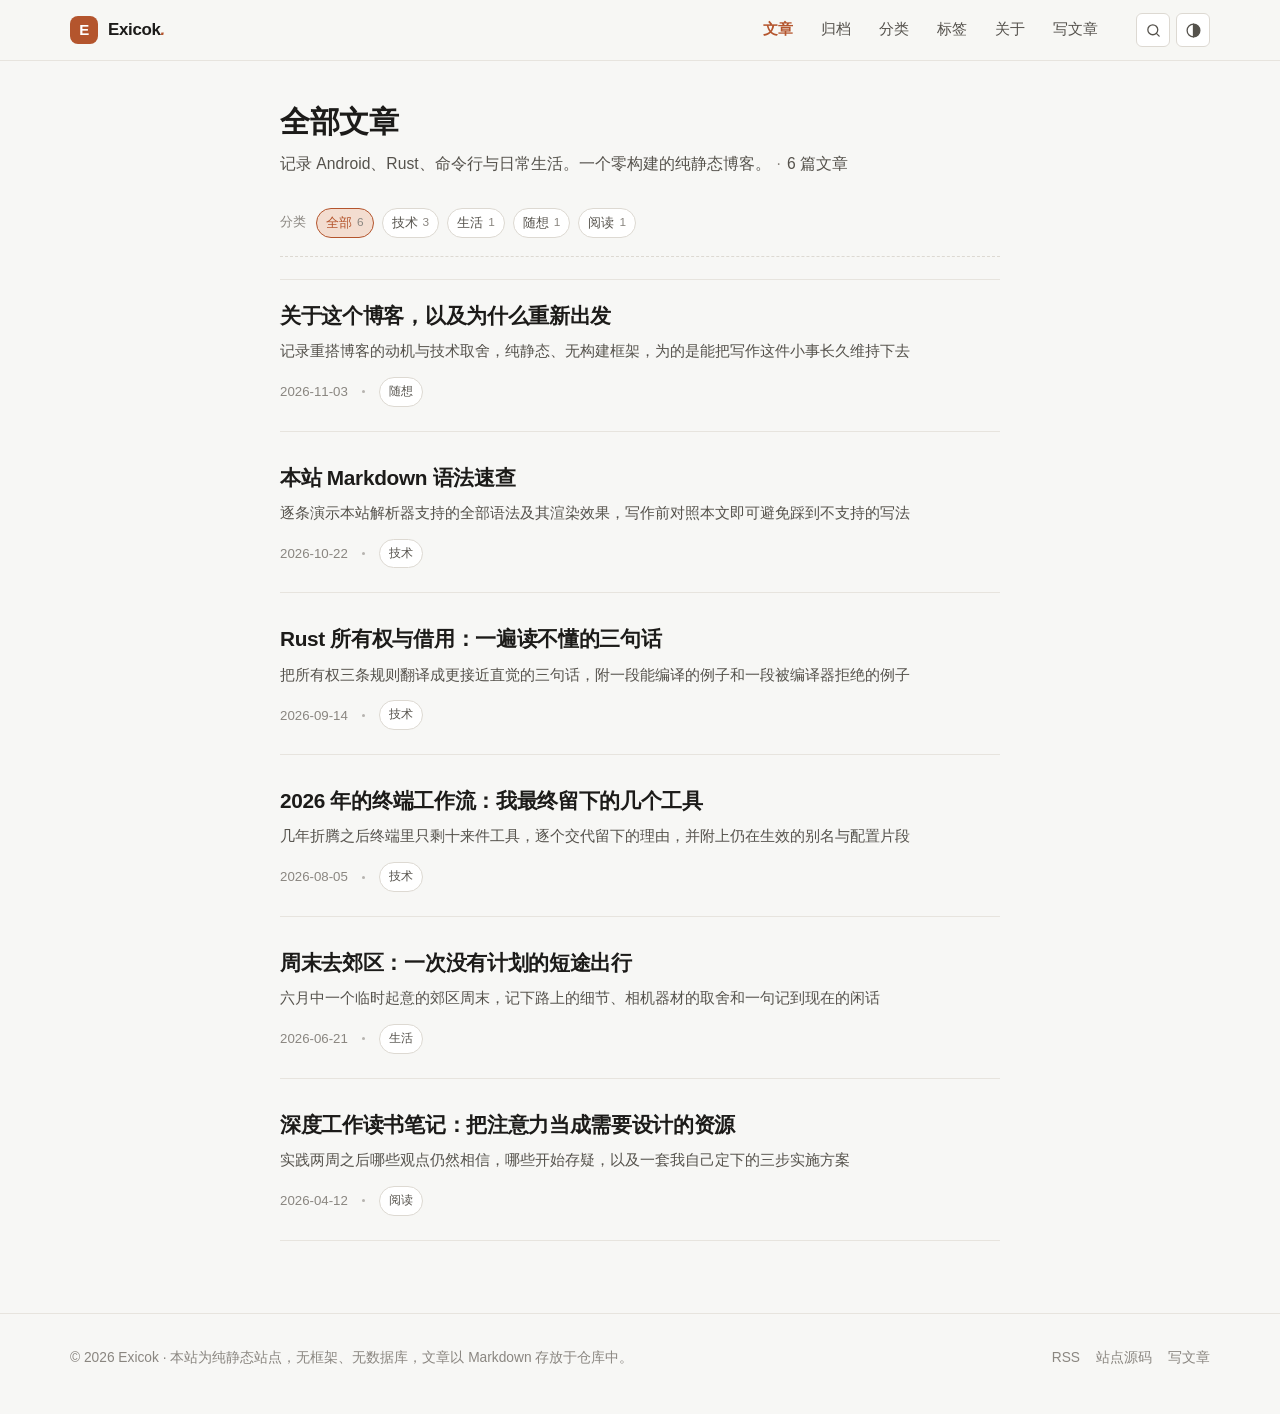
<file: index.html>
<!DOCTYPE html>
<html lang="zh-CN" data-theme="light">
<head>
<meta charset="UTF-8">
<meta name="viewport" content="width=device-width, initial-scale=1">
<meta name="color-scheme" content="light dark">
<title>Exicok 的博客</title>
<meta name="description" content="记录 Android、Rust、命令行与日常生活。一个零构建的纯静态博客。">
<meta property="og:type" content="website">
<meta property="og:title" content="Exicok 的博客">
<meta property="og:site_name" content="Exicok">
<link rel="icon" href="assets/img/favicon.svg" type="image/svg+xml">
<link rel="canonical" href="https://exicok.github.io/index.html">
<link rel="alternate" type="application/rss+xml" title="Exicok 的博客" href="feed.xml">
<link rel="stylesheet" href="assets/css/main.css">
<script>(function(){try{var p=localStorage.getItem("exicok-theme")||"auto";var d=p==="auto"?matchMedia("(prefers-color-scheme: dark)").matches:p==="dark";var r=document.documentElement;r.dataset.theme=d?"dark":"light";r.dataset.themePref=p;}catch(e){}})();</script>
</head>
<body data-page="index">
<a class="skip-link" href="#main">跳到正文</a>
<main id="main" class="site-main"></main>
<script type="module" src="assets/js/main.js"></script>
</body>
</html>
</file>
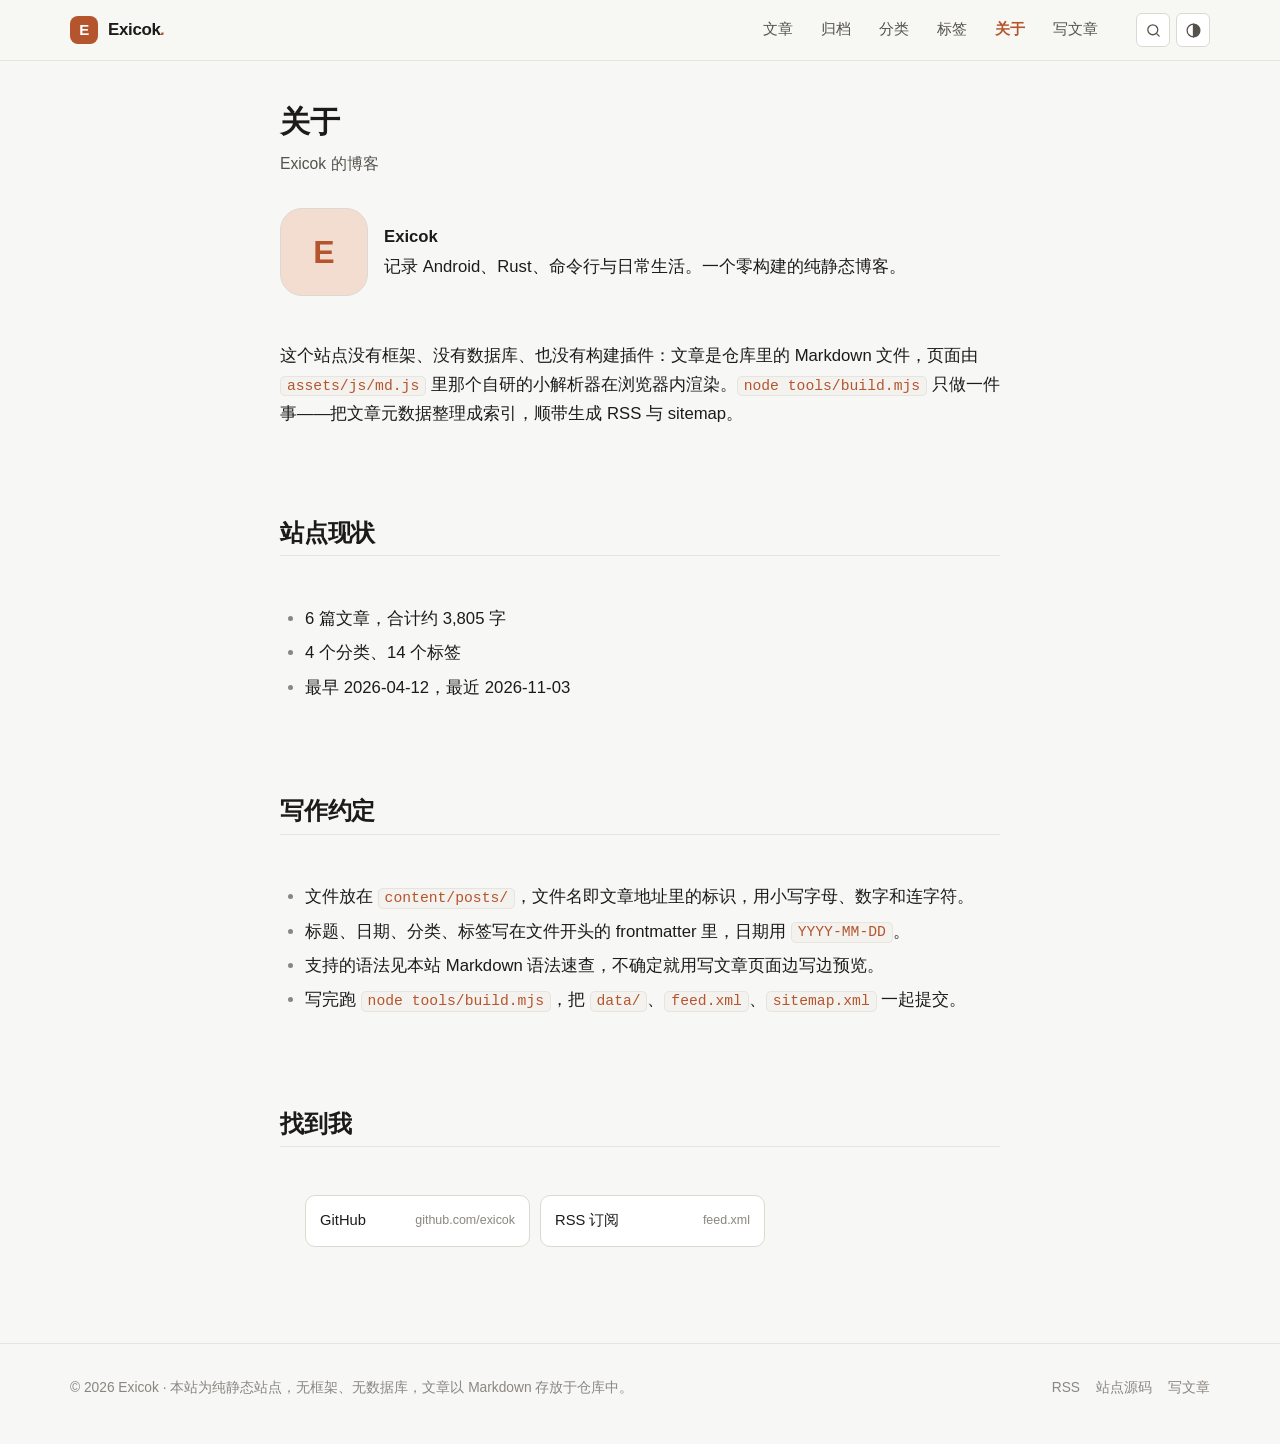
<file: about.html>
<!DOCTYPE html>
<html lang="zh-CN" data-theme="light">
<head>
<meta charset="UTF-8">
<meta name="viewport" content="width=device-width, initial-scale=1">
<meta name="color-scheme" content="light dark">
<title>关于 · Exicok 的博客</title>
<meta name="description" content="关于本站与作者。">
<link rel="icon" href="assets/img/favicon.svg" type="image/svg+xml">
<link rel="alternate" type="application/rss+xml" title="Exicok 的博客" href="feed.xml">
<link rel="stylesheet" href="assets/css/main.css">
<script>(function(){try{var p=localStorage.getItem("exicok-theme")||"auto";var d=p==="auto"?matchMedia("(prefers-color-scheme: dark)").matches:p==="dark";var r=document.documentElement;r.dataset.theme=d?"dark":"light";r.dataset.themePref=p;}catch(e){}})();</script>
</head>
<body data-page="about">
<a class="skip-link" href="#main">跳到正文</a>
<main id="main" class="site-main"></main>
<script type="module" src="assets/js/main.js"></script>
</body>
</html>
</file>
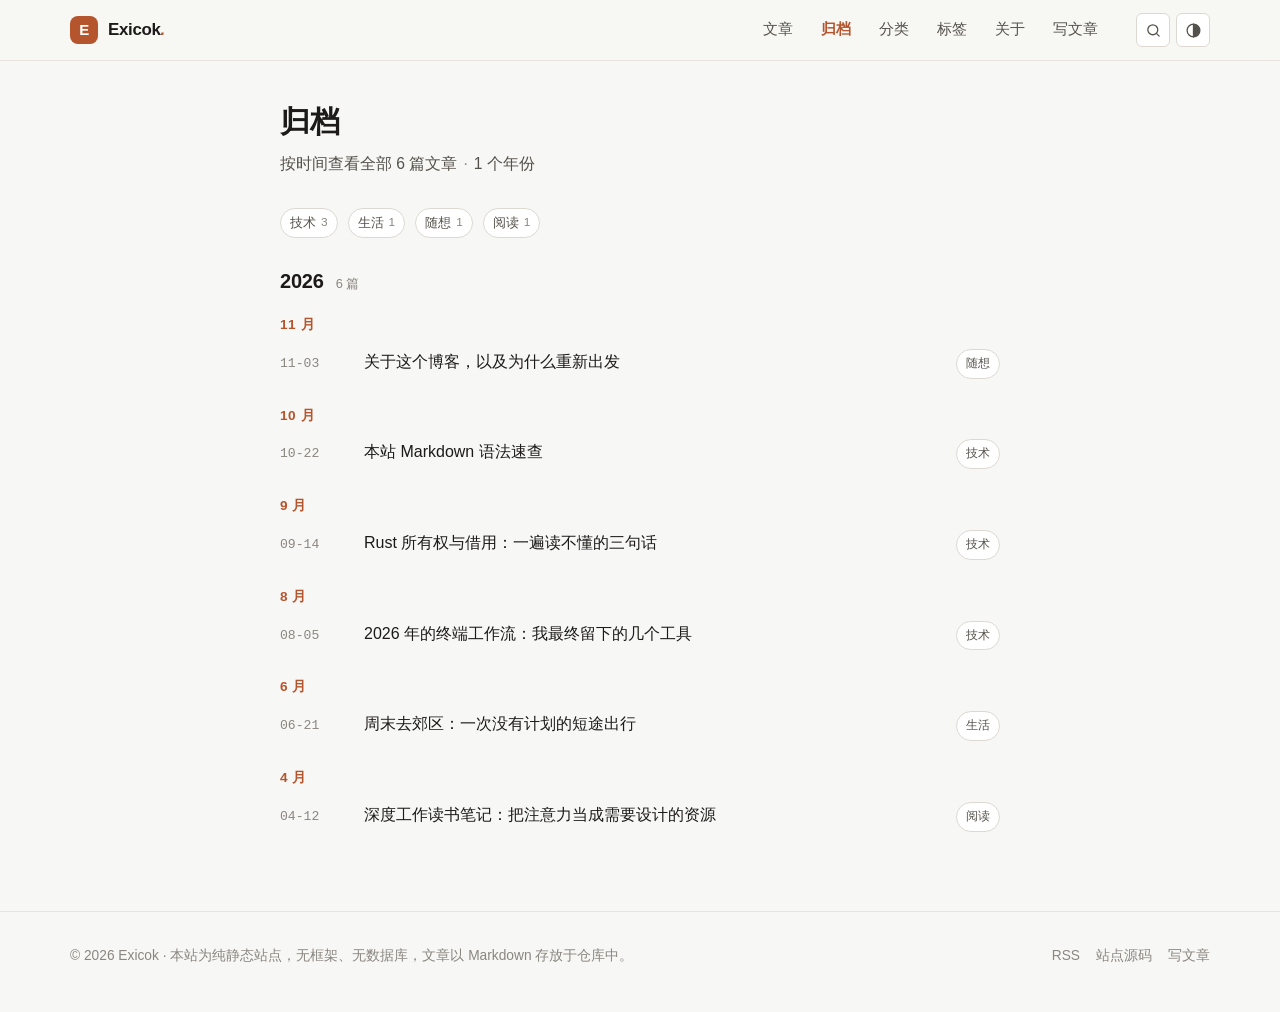
<file: archive.html>
<!DOCTYPE html>
<html lang="zh-CN" data-theme="light">
<head>
<meta charset="UTF-8">
<meta name="viewport" content="width=device-width, initial-scale=1">
<meta name="color-scheme" content="light dark">
<title>归档 · Exicok 的博客</title>
<meta name="description" content="按时间查看全部文章。">
<link rel="icon" href="assets/img/favicon.svg" type="image/svg+xml">
<link rel="alternate" type="application/rss+xml" title="Exicok 的博客" href="feed.xml">
<link rel="stylesheet" href="assets/css/main.css">
<script>(function(){try{var p=localStorage.getItem("exicok-theme")||"auto";var d=p==="auto"?matchMedia("(prefers-color-scheme: dark)").matches:p==="dark";var r=document.documentElement;r.dataset.theme=d?"dark":"light";r.dataset.themePref=p;}catch(e){}})();</script>
</head>
<body data-page="archive">
<a class="skip-link" href="#main">跳到正文</a>
<main id="main" class="site-main"></main>
<script type="module" src="assets/js/main.js"></script>
</body>
</html>
</file>
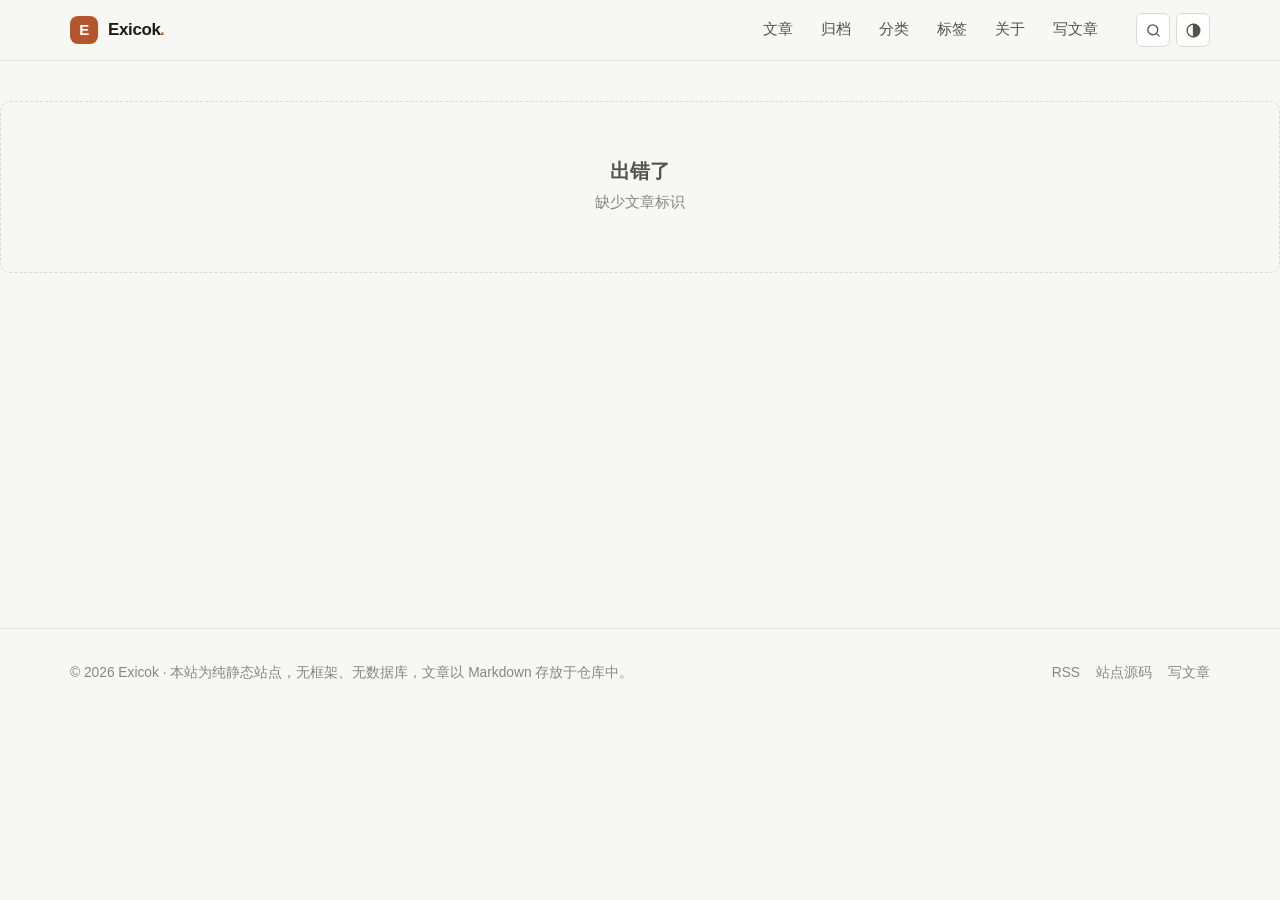
<file: post.html>
<!DOCTYPE html>
<html lang="zh-CN" data-theme="light">
<head>
<meta charset="UTF-8">
<meta name="viewport" content="width=device-width, initial-scale=1">
<meta name="color-scheme" content="light dark">
<title>文章 · Exicok 的博客</title>
<meta name="description" content="Exicok 的博客文章。">
<meta property="og:type" content="article">
<meta property="og:site_name" content="Exicok">
<link rel="icon" href="assets/img/favicon.svg" type="image/svg+xml">
<link rel="alternate" type="application/rss+xml" title="Exicok 的博客" href="feed.xml">
<link rel="stylesheet" href="assets/css/main.css">
<script>(function(){try{var p=localStorage.getItem("exicok-theme")||"auto";var d=p==="auto"?matchMedia("(prefers-color-scheme: dark)").matches:p==="dark";var r=document.documentElement;r.dataset.theme=d?"dark":"light";r.dataset.themePref=p;}catch(e){}})();</script>
</head>
<body data-page="post">
<a class="skip-link" href="#main">跳到正文</a>
<main id="main" class="site-main"></main>
<script type="module" src="assets/js/main.js"></script>
</body>
</html>
</file>
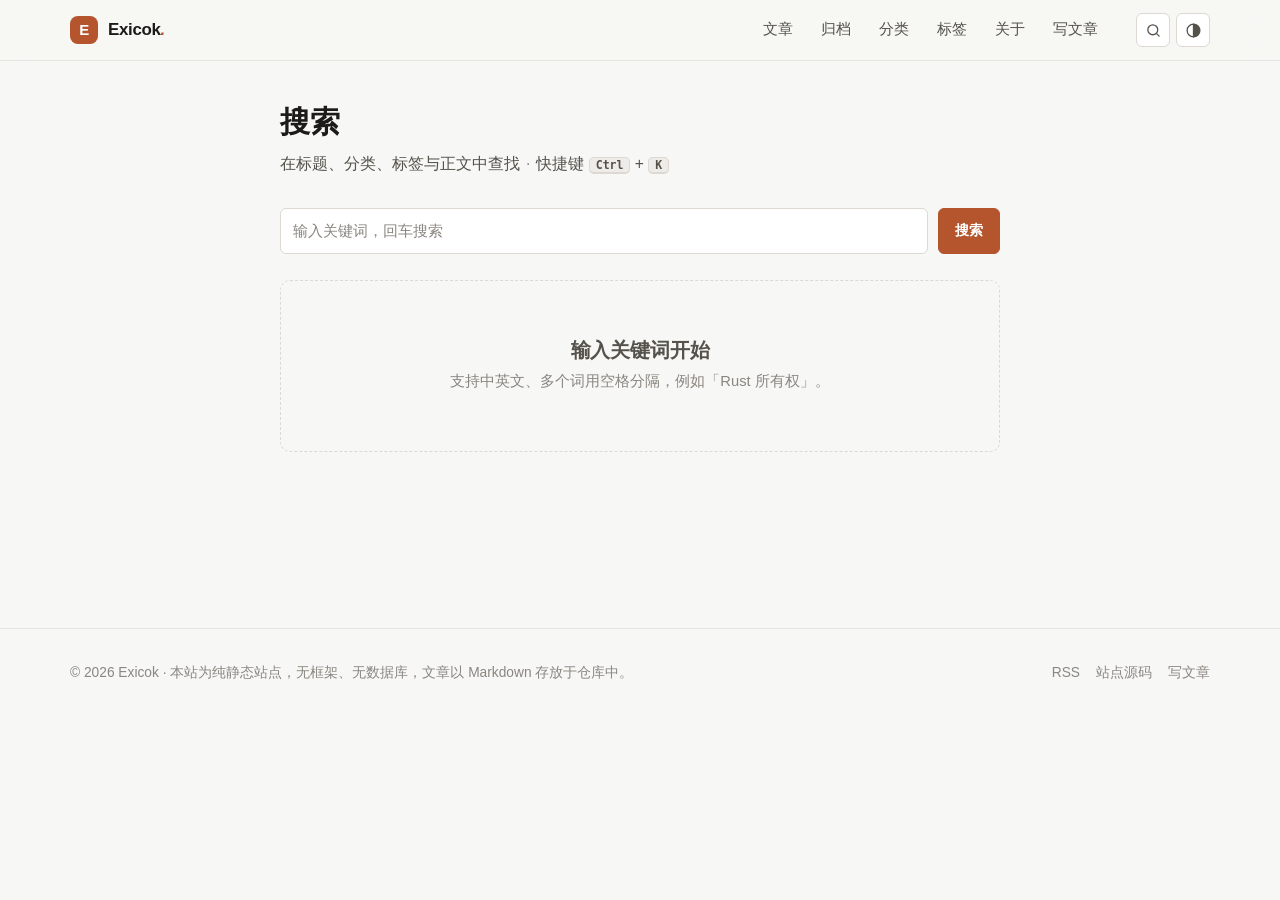
<file: search.html>
<!DOCTYPE html>
<html lang="zh-CN" data-theme="light">
<head>
<meta charset="UTF-8">
<meta name="viewport" content="width=device-width, initial-scale=1">
<meta name="color-scheme" content="light dark">
<title>搜索 · Exicok 的博客</title>
<meta name="description" content="站内搜索。">
<link rel="icon" href="assets/img/favicon.svg" type="image/svg+xml">
<link rel="alternate" type="application/rss+xml" title="Exicok 的博客" href="feed.xml">
<link rel="stylesheet" href="assets/css/main.css">
<script>(function(){try{var p=localStorage.getItem("exicok-theme")||"auto";var d=p==="auto"?matchMedia("(prefers-color-scheme: dark)").matches:p==="dark";var r=document.documentElement;r.dataset.theme=d?"dark":"light";r.dataset.themePref=p;}catch(e){}})();</script>
</head>
<body data-page="search">
<a class="skip-link" href="#main">跳到正文</a>
<main id="main" class="site-main"></main>
<script type="module" src="assets/js/main.js"></script>
</body>
</html>
</file>
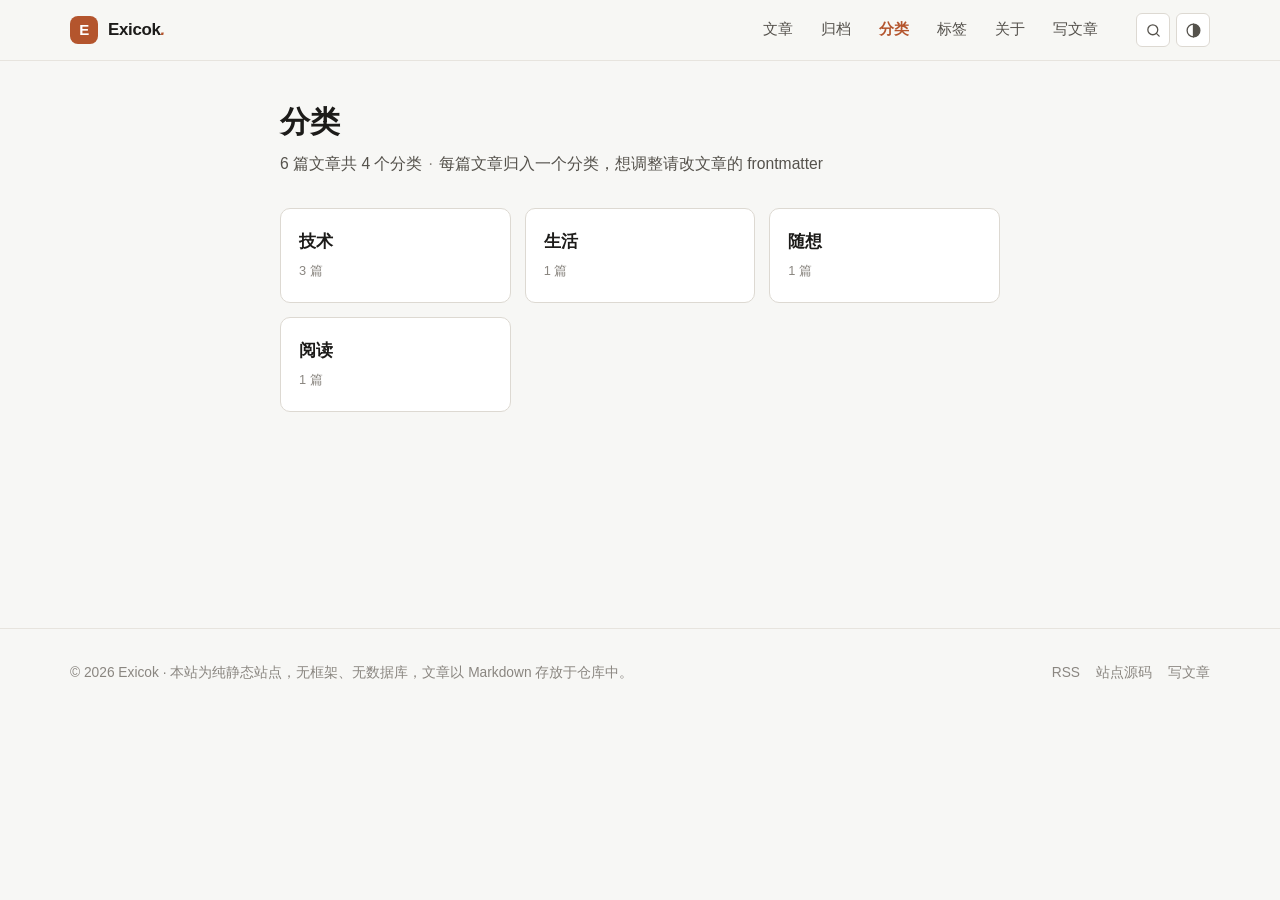
<file: term.html>
<!DOCTYPE html>
<html lang="zh-CN" data-theme="light">
<head>
<meta charset="UTF-8">
<meta name="viewport" content="width=device-width, initial-scale=1">
<meta name="color-scheme" content="light dark">
<title>分类与标签 · Exicok 的博客</title>
<meta name="description" content="按分类与标签浏览文章。">
<link rel="icon" href="assets/img/favicon.svg" type="image/svg+xml">
<link rel="alternate" type="application/rss+xml" title="Exicok 的博客" href="feed.xml">
<link rel="stylesheet" href="assets/css/main.css">
<script>(function(){try{var p=localStorage.getItem("exicok-theme")||"auto";var d=p==="auto"?matchMedia("(prefers-color-scheme: dark)").matches:p==="dark";var r=document.documentElement;r.dataset.theme=d?"dark":"light";r.dataset.themePref=p;}catch(e){}})();</script>
</head>
<body data-page="term">
<a class="skip-link" href="#main">跳到正文</a>
<main id="main" class="site-main"></main>
<script type="module" src="assets/js/main.js"></script>
</body>
</html>
</file>
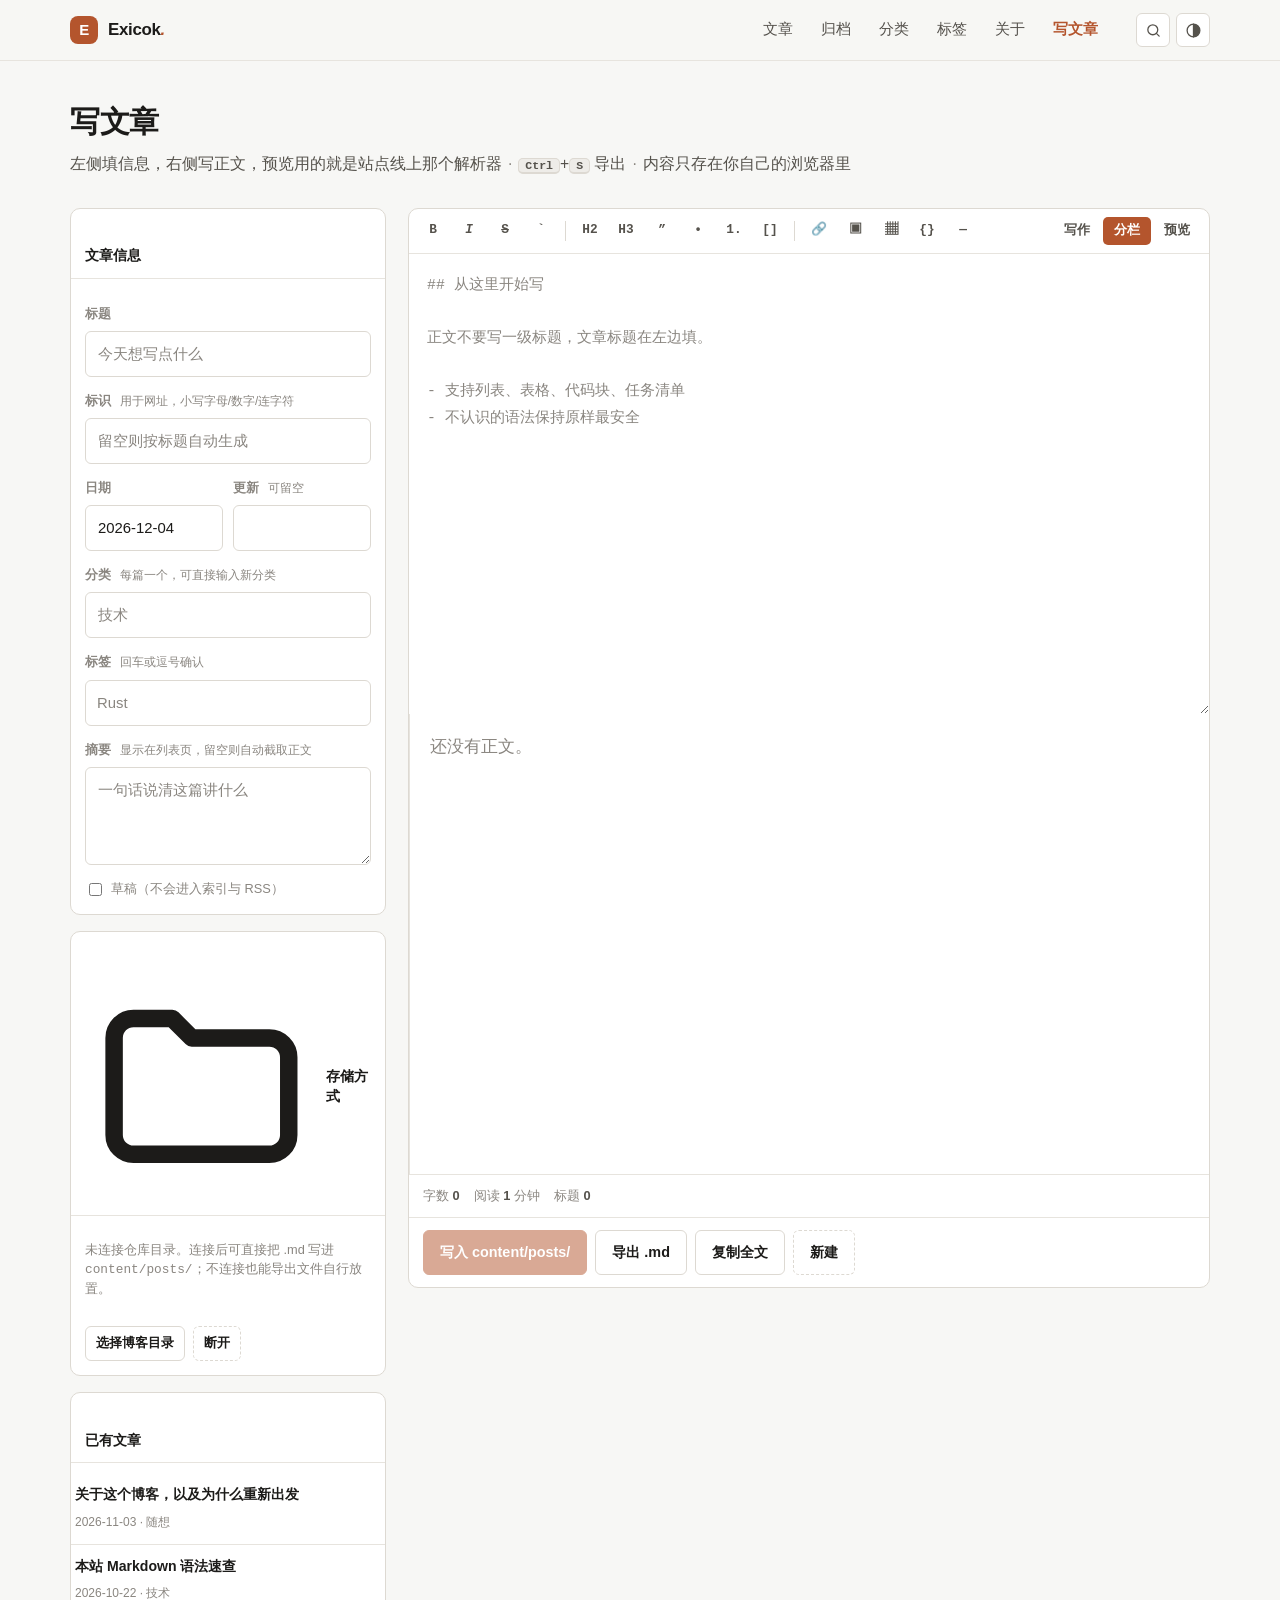
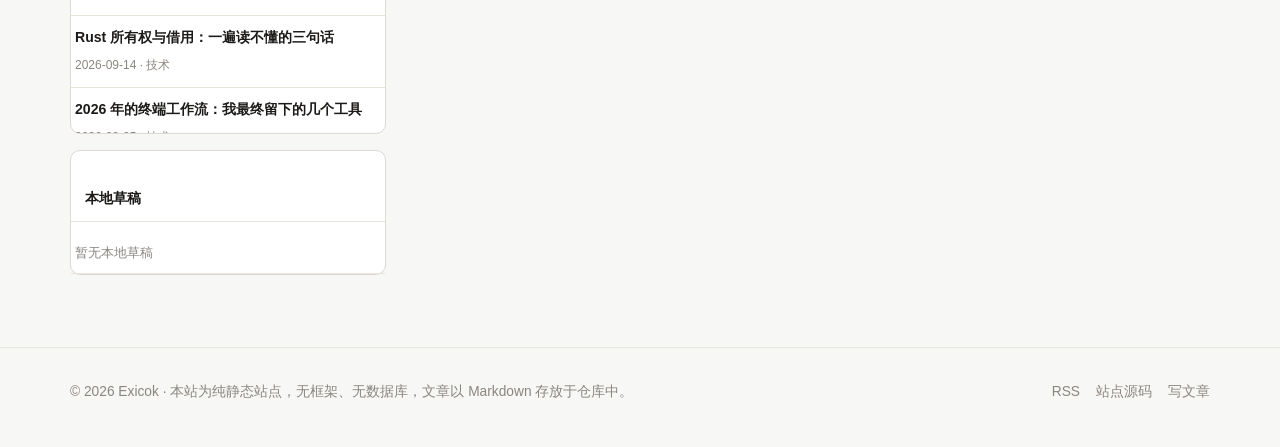
<file: write.html>
<!DOCTYPE html>
<html lang="zh-CN" data-theme="light">
<head>
<meta charset="UTF-8">
<meta name="viewport" content="width=device-width, initial-scale=1">
<meta name="color-scheme" content="light dark">
<title>写文章 · Exicok 的博客</title>
<meta name="description" content="本地 Markdown 写作工具：填写分类与标签、实时预览、导出或写入文章目录。">
<meta name="robots" content="noindex">
<link rel="icon" href="assets/img/favicon.svg" type="image/svg+xml">
<link rel="stylesheet" href="assets/css/main.css">
<script>(function(){try{var p=localStorage.getItem("exicok-theme")||"auto";var d=p==="auto"?matchMedia("(prefers-color-scheme: dark)").matches:p==="dark";var r=document.documentElement;r.dataset.theme=d?"dark":"light";r.dataset.themePref=p;}catch(e){}})();</script>
</head>
<body data-page="write">
<a class="skip-link" href="#main">跳到正文</a>
<main id="main" class="site-main"></main>
<script type="module" src="assets/js/write.js"></script>
</body>
</html>
</file>
<file: assets/css/main.css>
/* ============================================================
   Exicok 博客样式：设计令牌 + 版式 + 组件 + 页面
   亮/暗双主题由 html[data-theme] 控制，跟随系统偏好可在 auto 模式下生效
   ============================================================ */

:root {
  --font-sans: -apple-system, BlinkMacSystemFont, "Segoe UI", "PingFang SC", "Hiragino Sans GB", "Microsoft YaHei", Roboto, "Noto Sans SC", sans-serif;
  --font-mono: ui-monospace, SFMono-Regular, "SF Mono", Menlo, Consolas, "JetBrains Mono", "Cascadia Code", monospace;

  --bg: #f7f7f5;
  --bg-elev: #ffffff;
  --bg-soft: #eeece8;
  --bg-code: #f4f2ee;
  --bg-block: #eae7e1;
  --line: #ddd9d2;
  --line-soft: #e7e4de;
  --text: #1c1b19;
  --text-soft: #55524c;
  --text-faint: #8a8680;
  --accent: #b4552d;
  --accent-soft: #f3ddd0;
  --accent-text: #ffffff;
  --shadow: 0 1px 2px rgba(28, 27, 25, 0.05), 0 8px 24px -12px rgba(28, 27, 25, 0.14);
  --shadow-lg: 0 24px 60px -24px rgba(28, 27, 25, 0.32);
  --overlay: rgba(28, 27, 25, 0.32);

  --tok-com: #8a8680;
  --tok-str: #2f7d32;
  --tok-num: #a1590f;
  --tok-kw: #9c3d8f;
  --tok-fn: #2b6cb0;
  --tok-tag: #9c3d8f;
  --tok-attr: #2f7d32;

  --maxw: 760px;
  --maxw-wide: 1180px;
  --radius: 10px;
  --radius-sm: 6px;
  --nav-h: 60px;
  --dur: 180ms;
}

html[data-theme="dark"] {
  --bg: #14141a;
  --bg-elev: #1c1c23;
  --bg-soft: #23232c;
  --bg-code: #21212a;
  --bg-block: #26262f;
  --line: #34343f;
  --line-soft: #2a2a33;
  --text: #e8e6e1;
  --text-soft: #b3b0a9;
  --text-faint: #7c7973;
  --accent: #e78a5c;
  --accent-soft: #3a2a22;
  --accent-text: #17140f;
  --shadow: 0 1px 2px rgba(0, 0, 0, 0.3), 0 10px 30px -14px rgba(0, 0, 0, 0.6);
  --shadow-lg: 0 30px 70px -30px rgba(0, 0, 0, 0.8);
  --overlay: rgba(6, 6, 10, 0.6);

  --tok-com: #6f6d68;
  --tok-str: #8fca8f;
  --tok-num: #e0a874;
  --tok-kw: #d78fda;
  --tok-fn: #7fb2e8;
  --tok-tag: #d78fda;
  --tok-attr: #8fca8f;
}

* { box-sizing: border-box; }

html { -webkit-text-size-adjust: 100%; scroll-behavior: smooth; scroll-padding-top: calc(var(--nav-h) + 16px); }

body {
  margin: 0;
  background: var(--bg);
  color: var(--text);
  font: 400 16px/1.75 var(--font-sans);
  font-feature-settings: "kern" 1;
  -webkit-font-smoothing: antialiased;
  text-rendering: optimizeLegibility;
  transition: background var(--dur), color var(--dur);
}

h1, h2, h3, h4, h5, h6 { line-height: 1.35; margin: 1.8em 0 0.7em; font-weight: 700; letter-spacing: -0.01em; }
h1 { font-size: 2rem; }
h2 { font-size: 1.5rem; }
h3 { font-size: 1.22rem; }
h4 { font-size: 1.06rem; }
p { margin: 0 0 1.15em; }
a { color: inherit; text-decoration: none; }
a:hover { color: var(--accent); }
img { max-width: 100%; height: auto; border-radius: var(--radius-sm); }
hr { border: 0; border-top: 1px solid var(--line); margin: 2.4em 0; }
::selection { background: var(--accent-soft); color: var(--text); }

:focus-visible { outline: 2px solid var(--accent); outline-offset: 2px; border-radius: 4px; }

.container { width: 100%; max-width: var(--maxw); margin: 0 auto; padding: 0 20px; }
.container.wide { max-width: var(--maxw-wide); }
.skip-link { position: absolute; left: -9999px; top: 0; background: var(--accent); color: var(--accent-text); padding: 8px 14px; z-index: 99; }
.skip-link:focus { left: 8px; }

/* ---------- 顶部导航 ---------- */
.site-header {
  position: sticky; top: 0; z-index: 40;
  background: color-mix(in srgb, var(--bg) 82%, transparent);
  backdrop-filter: saturate(180%) blur(12px);
  -webkit-backdrop-filter: saturate(180%) blur(12px);
  border-bottom: 1px solid var(--line-soft);
}
.nav-inner { max-width: var(--maxw-wide); margin: 0 auto; padding: 0 20px; height: var(--nav-h); display: flex; align-items: center; gap: 18px; }
.brand { display: flex; align-items: center; gap: 10px; font-weight: 700; letter-spacing: -0.02em; font-size: 1.06rem; }
.brand:hover { color: var(--text); }
.brand-mark { width: 28px; height: 28px; border-radius: 8px; background: var(--accent); color: var(--accent-text); display: grid; place-items: center; font-size: 15px; font-weight: 800; }
.brand-dot { color: var(--accent); }
.nav-links { display: flex; align-items: center; gap: 4px; margin-left: auto; }
.nav-link { padding: 7px 12px; border-radius: var(--radius-sm); font-size: 0.92rem; color: var(--text-soft); white-space: nowrap; }
.nav-link:hover { background: var(--bg-soft); color: var(--text); }
.nav-link.is-active { color: var(--accent); font-weight: 600; }
.nav-actions { display: flex; align-items: center; gap: 6px; margin-left: 8px; }
.icon-btn {
  width: 34px; height: 34px; display: grid; place-items: center; border: 1px solid var(--line); background: var(--bg-elev);
  color: var(--text-soft); border-radius: var(--radius-sm); cursor: pointer; font: inherit; transition: all var(--dur);
}
.icon-btn:hover { color: var(--accent); border-color: var(--accent); }
.icon-btn svg { width: 17px; height: 17px; }
.nav-toggle { display: none; }

@media (max-width: 900px) {
  .nav-links { position: fixed; inset: var(--nav-h) auto 0 0; flex-direction: column; align-items: stretch; gap: 2px; background: var(--bg-elev); border-left: 1px solid var(--line); padding: 14px; width: 210px; transform: translateX(100%); transition: transform var(--dur); box-shadow: var(--shadow-lg); margin-left: 0; }
  .nav-links.open { transform: none; display: flex; }
  .nav-link { padding: 11px 14px; font-size: 1rem; }
  .nav-toggle { display: grid; margin-left: auto; }
  .nav-actions { margin-left: 0; }
}

/* ---------- 页脚 ---------- */
.site-footer { border-top: 1px solid var(--line-soft); margin-top: 72px; padding: 32px 0 44px; color: var(--text-faint); font-size: 0.86rem; }
.footer-inner { max-width: var(--maxw-wide); margin: 0 auto; padding: 0 20px; display: flex; flex-wrap: wrap; gap: 12px 22px; align-items: center; justify-content: space-between; }
.footer-links { display: flex; flex-wrap: wrap; gap: 16px; }
.footer-links a:hover { color: var(--accent); }

/* ---------- 页面标题区 ---------- */
.site-main { padding-top: 40px; min-height: 55vh; }
.page-head { margin-bottom: 30px; }
.page-title { font-size: 1.9rem; margin: 0 0 8px; }
.page-sub { color: var(--text-soft); margin: 0; font-size: 0.98rem; }
.page-sub .sep { color: var(--text-faint); margin: 0 6px; }

/* ---------- 首页文章列表 ---------- */
.post-list { display: grid; gap: 10px; list-style: none; margin: 0; padding: 0; }
.post-card { position: relative; padding: 22px 0 24px; border-bottom: 1px solid var(--line-soft); }
.post-card:first-child { border-top: 1px solid var(--line-soft); }
.post-card:hover .post-card-title { color: var(--accent); }
.post-card-title { font-size: 1.3rem; font-weight: 700; margin: 0 0 8px; letter-spacing: -0.015em; transition: color var(--dur); }
/* 整卡可点：标题链接铺满卡片，meta 内的链接再抬到它之上 */
.post-card-title a::after { content: ""; position: absolute; inset: 0; }
.post-card-excerpt { color: var(--text-soft); margin: 0 0 12px; font-size: 0.96rem; display: -webkit-box; -webkit-line-clamp: 3; -webkit-box-orient: vertical; overflow: hidden; }
.post-meta { position: relative; display: flex; flex-wrap: wrap; align-items: center; gap: 8px 14px; font-size: 0.83rem; color: var(--text-faint); }
.post-meta time { font-variant-numeric: tabular-nums; }
.post-meta .dot { width: 3px; height: 3px; border-radius: 50%; background: currentColor; opacity: 0.6; }
.post-meta .chip { position: relative; font-size: 0.78rem; }

.chip { display: inline-flex; align-items: center; gap: 5px; padding: 3px 9px; border: 1px solid var(--line); border-radius: 999px; background: var(--bg-elev); color: var(--text-soft); font-size: 0.8rem; white-space: nowrap; }
.chip:hover, a.chip-active { border-color: var(--accent); color: var(--accent); background: var(--accent-soft); }
.chip .n { color: var(--text-faint); font-size: 0.74rem; }

.filter-bar { display: flex; flex-wrap: wrap; gap: 8px; align-items: center; margin: 0 0 22px; padding-bottom: 18px; border-bottom: 1px dashed var(--line); }
.filter-bar .label { font-size: 0.82rem; color: var(--text-faint); margin-right: 2px; }

.pager { display: flex; align-items: center; justify-content: center; gap: 8px; margin: 40px 0 8px; }
.pager-btn { min-width: 36px; height: 36px; padding: 0 12px; border: 1px solid var(--line); border-radius: var(--radius-sm); background: var(--bg-elev); color: var(--text-soft); font: inherit; font-size: 0.88rem; cursor: pointer; }
.pager-btn:hover:not([disabled]) { border-color: var(--accent); color: var(--accent); }
.pager-btn[disabled] { opacity: 0.42; cursor: not-allowed; }
.pager-btn.is-active { background: var(--accent); border-color: var(--accent); color: var(--accent-text); font-weight: 600; }
.pager-info { font-size: 0.84rem; color: var(--text-faint); }

.empty { padding: 56px 20px; text-align: center; color: var(--text-faint); border: 1px dashed var(--line); border-radius: var(--radius); }
.empty h3 { margin: 0 0 6px; color: var(--text-soft); }
.empty p { margin: 0; font-size: 0.92rem; }

/* ---------- 文章页 ---------- */
.post-shell { display: grid; grid-template-columns: minmax(0, 1fr) 216px; gap: 40px; align-items: start; max-width: var(--maxw-wide); margin: 0 auto; padding: 0 20px; }
.post-main { max-width: var(--maxw); }
@media (max-width: 1080px) { .post-shell { grid-template-columns: minmax(0, 1fr); } .toc { display: none; } }

.progress { position: fixed; top: 0; left: 0; height: 2px; width: 0; background: var(--accent); z-index: 50; transition: width 80ms linear; }

.post-header { margin-bottom: 26px; padding-bottom: 22px; border-bottom: 1px solid var(--line-soft); }
.post-title { font-size: clamp(1.7rem, 4.4vw, 2.35rem); line-height: 1.28; margin: 0 0 14px; letter-spacing: -0.02em; }
.post-info { display: flex; flex-wrap: wrap; gap: 8px 14px; align-items: center; font-size: 0.85rem; color: var(--text-faint); }
.post-info time { font-variant-numeric: tabular-nums; }
.post-info a:hover { color: var(--accent); }
.post-actions { display: flex; gap: 6px; margin-left: auto; }

.post-body { font-size: 1.045rem; }
.post-body > *:first-child { margin-top: 0; }
.post-body h2 { padding-bottom: 6px; border-bottom: 1px solid var(--line-soft); }
.post-body h2, .post-body h3, .post-body h4 { scroll-margin-top: calc(var(--nav-h) + 20px); }
.post-body .anchor { opacity: 0; margin-left: 8px; color: var(--text-faint); font-weight: 400; font-size: 0.85em; }
.post-body h2:hover .anchor, .post-body h3:hover .anchor, .post-body h4:hover .anchor { opacity: 1; }
.post-body p, .post-body li { overflow-wrap: anywhere; }
.post-body ul, .post-body ol { padding-left: 1.5em; margin: 0 0 1.15em; }
.post-body li { margin: 0.3em 0; }
.post-body li::marker { color: var(--text-faint); }
.post-body li.task { list-style: none; margin-left: -1.2em; display: flex; align-items: flex-start; gap: 8px; }
.post-body li.task input { margin-top: 0.5em; accent-color: var(--accent); }
.post-body blockquote { margin: 1.6em 0; padding: 2px 20px; border-left: 3px solid var(--accent); background: var(--bg-block); border-radius: 0 var(--radius-sm) var(--radius-sm) 0; color: var(--text-soft); }
.post-body blockquote p:last-child { margin-bottom: 0; }
.post-body :not(pre) > code { font: 500 0.88em/1.6 var(--font-mono); background: var(--bg-code); border: 1px solid var(--line-soft); padding: 0.1em 0.4em; border-radius: 5px; color: var(--accent); }
.post-body img { display: block; margin: 1.6em auto; box-shadow: var(--shadow); }
.post-body .table-wrap { overflow-x: auto; margin: 1.6em 0; border: 1px solid var(--line); border-radius: var(--radius); }
.post-body table { width: 100%; border-collapse: collapse; font-size: 0.93rem; }
.post-body th, .post-body td { padding: 10px 14px; border-bottom: 1px solid var(--line-soft); text-align: left; }
.post-body th { background: var(--bg-block); font-weight: 700; white-space: nowrap; }
.post-body tbody tr:last-child td { border-bottom: 0; }

.codeblock { position: relative; margin: 1.6em 0; background: var(--bg-code); border: 1px solid var(--line); border-radius: var(--radius); overflow: hidden; }
.codeblock pre { margin: 0; padding: 16px 16px 16px; overflow-x: auto; }
.codeblock code { font: 400 0.86rem/1.72 var(--font-mono); color: var(--text); white-space: pre; tab-size: 2; }
.codeblock::before { content: attr(data-lang); position: absolute; top: 0; right: 0; padding: 3px 10px; font: 600 0.68rem/1.4 var(--font-mono); letter-spacing: 0.06em; text-transform: uppercase; color: var(--text-faint); background: var(--bg-block); border-bottom-left-radius: var(--radius-sm); border-left: 1px solid var(--line); }
.codeblock .copy-code { position: absolute; top: 8px; right: 8px; opacity: 0; transition: opacity var(--dur); padding: 4px 9px; font-size: 0.74rem; }
.codeblock:hover .copy-code { opacity: 1; }
.codeblock:hover::before { opacity: 0; }
.tok-com { color: var(--tok-com); font-style: italic; }
.tok-str { color: var(--tok-str); }
.tok-num { color: var(--tok-num); }
.tok-kw { color: var(--tok-kw); }
.tok-fn { color: var(--tok-fn); }
.tok-tag { color: var(--tok-tag); }
.tok-attr { color: var(--tok-attr); }

.post-foot { margin-top: 34px; padding-top: 20px; border-top: 1px solid var(--line-soft); display: flex; flex-wrap: wrap; gap: 10px; align-items: center; }
.terms { display: flex; flex-wrap: wrap; gap: 7px; }

.post-nav { display: grid; grid-template-columns: 1fr 1fr; gap: 14px; margin-top: 26px; }
.post-nav-item { padding: 14px 16px; border: 1px solid var(--line); border-radius: var(--radius); background: var(--bg-elev); transition: all var(--dur); }
.post-nav-item:hover { border-color: var(--accent); box-shadow: var(--shadow); transform: translateY(-1px); }
.post-nav-item .k { display: block; font-size: 0.76rem; color: var(--text-faint); margin-bottom: 4px; }
.post-nav-item .t { display: block; font-weight: 600; font-size: 0.94rem; line-height: 1.45; }
.post-nav-item.next { text-align: right; }
@media (max-width: 640px) { .post-nav { grid-template-columns: 1fr; } }

/* ---------- 目录侧栏 ---------- */
.toc { position: sticky; top: calc(var(--nav-h) + 24px); max-height: calc(100vh - var(--nav-h) - 48px); overflow: auto; padding: 4px 0 20px; font-size: 0.85rem; }
.toc-title { font-size: 0.75rem; text-transform: uppercase; letter-spacing: 0.1em; color: var(--text-faint); margin: 0 0 10px; font-weight: 700; }
.toc-list { list-style: none; margin: 0; padding: 0; border-left: 1px solid var(--line); }
.toc-link { display: block; padding: 5px 0 5px 14px; margin-left: -1px; border-left: 2px solid transparent; color: var(--text-faint); line-height: 1.5; }
.toc-link:hover { color: var(--text); }
.toc-link.is-active { color: var(--accent); border-left-color: var(--accent); font-weight: 600; }
.toc-link.l3 { padding-left: 28px; font-size: 0.82rem; }
.toc-link.l4 { padding-left: 42px; font-size: 0.8rem; }

/* ---------- 评论区 ---------- */
.comments { margin-top: 44px; padding-top: 30px; border-top: 1px solid var(--line-soft); }
.comments > h2 { font-size: 1.15rem; margin-top: 0; }
.giscus-host { min-height: 60px; }
.notice { padding: 14px 16px; border: 1px dashed var(--line); border-radius: var(--radius); background: var(--bg-soft); color: var(--text-soft); font-size: 0.88rem; }
.notice code { font-family: var(--font-mono); font-size: 0.85em; background: var(--bg-code); padding: 1px 5px; border-radius: 4px; }

/* ---------- 归档页 ---------- */
.archive-summary { display: flex; flex-wrap: wrap; gap: 10px; margin-bottom: 30px; }
.archive-year { margin-bottom: 34px; }
.archive-year-head { display: flex; align-items: baseline; gap: 12px; margin: 0 0 12px; font-size: 1.25rem; font-weight: 700; }
.archive-year-head .n { font-size: 0.8rem; color: var(--text-faint); font-weight: 400; }
.archive-month { font-size: 0.85rem; color: var(--accent); font-weight: 700; letter-spacing: 0.04em; margin: 18px 0 4px; }
.archive-list { list-style: none; margin: 0; padding: 0; }
.archive-item { display: flex; gap: 16px; align-items: baseline; padding: 7px 0; }
.archive-item time { flex: 0 0 68px; font: 500 0.82rem/1.6 var(--font-mono); color: var(--text-faint); font-variant-numeric: tabular-nums; }
.archive-item a { font-weight: 500; }
.archive-item:hover time { color: var(--accent); }

/* ---------- 分类 / 标签 ---------- */
.term-grid { display: grid; grid-template-columns: repeat(auto-fill, minmax(180px, 1fr)); gap: 14px; list-style: none; margin: 0 0 30px; padding: 0; }
.term-card { display: block; padding: 18px; border: 1px solid var(--line); border-radius: var(--radius); background: var(--bg-elev); transition: all var(--dur); }
.term-card:hover { border-color: var(--accent); box-shadow: var(--shadow); transform: translateY(-2px); }
.term-card .name { font-weight: 700; font-size: 1.05rem; display: block; }
.term-card .n { font-size: 0.8rem; color: var(--text-faint); }
.term-card .bar { height: 3px; border-radius: 2px; background: var(--accent-soft); margin-top: 12px; overflow: hidden; }
.term-card .bar i { display: block; height: 100%; background: var(--accent); }

/* ---------- 搜索 ---------- */
.overlay { position: fixed; inset: 0; z-index: 60; background: var(--overlay); backdrop-filter: blur(3px); display: flex; justify-content: center; align-items: flex-start; padding: 10vh 20px 20px; animation: fade var(--dur) ease; }
@keyframes fade { from { opacity: 0; } }
.search-panel { width: 100%; max-width: 620px; background: var(--bg-elev); border: 1px solid var(--line); border-radius: var(--radius); box-shadow: var(--shadow-lg); overflow: hidden; display: flex; flex-direction: column; max-height: 74vh; animation: pop var(--dur) ease; }
@keyframes pop { from { transform: translateY(-8px); opacity: 0; } }
.search-row { display: flex; align-items: center; gap: 10px; padding: 14px 16px; border-bottom: 1px solid var(--line-soft); }
.search-row svg { width: 18px; height: 18px; color: var(--text-faint); flex: 0 0 auto; }
.search-input { flex: 1; border: 0; background: none; color: var(--text); font: inherit; font-size: 1.05rem; padding: 0; }
.search-input:focus { outline: none; }
.search-results { overflow-y: auto; padding: 8px; list-style: none; margin: 0; }
.search-item { display: block; padding: 11px 12px; border-radius: var(--radius-sm); }
.search-item:hover, .search-item.is-cursor { background: var(--bg-soft); }
.search-item-title { font-weight: 600; font-size: 0.97rem; margin-bottom: 3px; }
.search-item-snip { font-size: 0.84rem; color: var(--text-soft); line-height: 1.6; display: -webkit-box; -webkit-line-clamp: 2; -webkit-box-orient: vertical; overflow: hidden; }
.search-item-meta { font-size: 0.76rem; color: var(--text-faint); margin-top: 4px; }
mark { background: var(--accent-soft); color: var(--accent); border-radius: 3px; padding: 0 2px; }
.search-foot { display: flex; gap: 14px; align-items: center; padding: 10px 16px; border-top: 1px solid var(--line-soft); font-size: 0.78rem; color: var(--text-faint); }
.kbd { font: 600 0.72rem/1.9 var(--font-mono); padding: 0 6px; border: 1px solid var(--line); border-bottom-width: 2px; border-radius: 5px; background: var(--bg-soft); color: var(--text-soft); }
.search-page-form { display: flex; gap: 10px; margin-bottom: 26px; }
.search-page-form input { flex: 1; }

/* ---------- 表单控件（写文工具与搜索复用） ---------- */
input[type="text"], input[type="search"], input[type="url"], textarea, select {
  width: 100%; padding: 9px 12px; border: 1px solid var(--line); border-radius: var(--radius-sm);
  background: var(--bg-elev); color: var(--text); font: inherit; font-size: 0.93rem; transition: border-color var(--dur);
}
input:focus, textarea:focus, select:focus { outline: none; border-color: var(--accent); box-shadow: 0 0 0 3px var(--accent-soft); }
input::placeholder, textarea::placeholder { color: var(--text-faint); }

.btn { display: inline-flex; align-items: center; justify-content: center; gap: 7px; padding: 9px 16px; border: 1px solid var(--line); border-radius: var(--radius-sm); background: var(--bg-elev); color: var(--text); font: inherit; font-size: 0.9rem; font-weight: 600; cursor: pointer; transition: all var(--dur); white-space: nowrap; }
.btn:hover { border-color: var(--accent); color: var(--accent); }
.btn.primary { background: var(--accent); border-color: var(--accent); color: var(--accent-text); }
.btn.primary:hover { filter: brightness(1.08); color: var(--accent-text); }
.btn.ghost { background: none; border-style: dashed; }
.btn[disabled] { opacity: 0.5; cursor: not-allowed; }
.btn.sm { padding: 5px 10px; font-size: 0.8rem; }

/* ---------- 写文工具 ---------- */
.editor-shell { max-width: var(--maxw-wide); margin: 0 auto; padding: 0 20px; display: grid; grid-template-columns: 316px minmax(0, 1fr); gap: 22px; align-items: start; }
@media (max-width: 1000px) { .editor-shell { grid-template-columns: minmax(0, 1fr); } }
.panel { border: 1px solid var(--line); border-radius: var(--radius); background: var(--bg-elev); }
.panel-head { padding: 12px 14px; border-bottom: 1px solid var(--line-soft); font-weight: 700; font-size: 0.9rem; display: flex; align-items: center; gap: 8px; }
.panel-body { padding: 14px; display: grid; gap: 13px; }
.field { display: grid; gap: 6px; }
.field > label { font-size: 0.79rem; font-weight: 700; letter-spacing: 0.03em; color: var(--text-faint); text-transform: uppercase; display: flex; gap: 8px; align-items: baseline; }
.field .hint { font-size: 0.75rem; color: var(--text-faint); font-weight: 400; text-transform: none; letter-spacing: 0; }
.field-row { display: grid; grid-template-columns: 1fr 1fr; gap: 10px; }
.chips-input { display: flex; flex-wrap: wrap; gap: 6px; padding: 7px; border: 1px solid var(--line); border-radius: var(--radius-sm); background: var(--bg-elev); }
.chips-input input { border: 0; flex: 1; min-width: 80px; padding: 2px 4px; }
.chips-input input:focus { box-shadow: none; }
.chip.removable button { border: 0; background: none; color: inherit; cursor: pointer; font-size: 0.9rem; padding: 0 0 0 3px; line-height: 1; }

.editor-main { display: grid; gap: 0; }
.toolbar { display: flex; flex-wrap: wrap; gap: 4px; padding: 8px; border-bottom: 1px solid var(--line-soft); }
.toolbar button { width: 32px; height: 28px; display: grid; place-items: center; border: 1px solid transparent; border-radius: 5px; background: none; color: var(--text-soft); cursor: pointer; font: 600 0.8rem/1 var(--font-mono); }
.toolbar button:hover { background: var(--bg-soft); color: var(--accent); border-color: var(--line); }
.toolbar .divider { width: 1px; height: 20px; background: var(--line); margin: 4px 4px; }
.editor-modes { display: flex; gap: 2px; margin-left: auto; }
.editor-modes button { width: auto; padding: 0 10px; font-family: var(--font-sans); font-size: 0.8rem; }
.editor-modes button.is-active { background: var(--accent); color: var(--accent-text); }

.editor-area { display: grid; min-height: 460px; }
.editor-area[data-mode="split"] { grid-template-columns: minmax(0, 1fr) minmax(0, 1fr); }
.editor-area[data-mode="write"] { grid-template-columns: minmax(0, 1fr); }
.editor-area[data-mode="write"] .md-preview { display: none; }
.editor-area[data-mode="preview"] .md-input { display: none; }
@media (max-width: 1280px) { .editor-area[data-mode="split"] { grid-template-columns: minmax(0, 1fr); } .md-input { min-height: 320px; } }
.md-input { border: 0; resize: vertical; padding: 18px; background: var(--bg-elev); color: var(--text); font: 400 0.925rem/1.8 var(--font-mono); min-height: 460px; border-radius: 0 0 0 var(--radius); }
.md-input:focus { outline: none; box-shadow: none; }
.md-preview { padding: 18px 20px; border-left: 1px solid var(--line-soft); overflow-x: auto; min-height: 460px; }
.editor-area[data-mode="split"] .md-preview { border-radius: 0 0 var(--radius) 0; }
.editor-area[data-mode="preview"] .md-preview { border-left: 0; border-radius: 0 0 var(--radius) var(--radius); }
.editor-stats { display: flex; flex-wrap: wrap; gap: 14px; padding: 10px 14px; border-top: 1px solid var(--line-soft); font-size: 0.8rem; color: var(--text-faint); }
.editor-stats .v { color: var(--text-soft); font-weight: 600; font-variant-numeric: tabular-nums; }
.draft-flag { display: inline-flex; align-items: center; gap: 6px; font-size: 0.8rem; color: var(--text-faint); }
.draft-flag input { width: auto; accent-color: var(--accent); }
.dir-status { font-size: 0.8rem; color: var(--text-faint); line-height: 1.5; }
.dir-status b { color: var(--accent); }
.post-picker { list-style: none; margin: 0; padding: 0; max-height: 260px; overflow: auto; }
.post-picker li { border-bottom: 1px solid var(--line-soft); }
.post-picker button { width: 100%; text-align: left; border: 0; background: none; color: inherit; font: inherit; padding: 9px 4px; cursor: pointer; }
.post-picker button:hover { color: var(--accent); }
.post-picker .pt { font-size: 0.88rem; font-weight: 600; display: block; }
.post-picker .pm { font-size: 0.75rem; color: var(--text-faint); }

/* ---------- 关于页 ---------- */
.about-grid { display: grid; gap: 26px; }
.avatar { width: 88px; height: 88px; border-radius: 22px; background: var(--accent-soft); display: grid; place-items: center; font-size: 2rem; font-weight: 800; color: var(--accent); border: 1px solid var(--line); }
.link-list { list-style: none; margin: 0; padding: 0; display: grid; grid-template-columns: repeat(auto-fill, minmax(220px, 1fr)); gap: 10px; }
.link-list a { display: flex; gap: 10px; align-items: center; padding: 12px 14px; border: 1px solid var(--line); border-radius: var(--radius); background: var(--bg-elev); font-size: 0.92rem; transition: all var(--dur); }
.link-list a:hover { border-color: var(--accent); transform: translateY(-1px); box-shadow: var(--shadow); }
.link-list .u { color: var(--text-faint); font-size: 0.78rem; margin-left: auto; }

/* ---------- 杂项 ---------- */
.toast-host { position: fixed; bottom: 22px; left: 50%; transform: translateX(-50%); z-index: 80; display: grid; gap: 8px; justify-items: center; pointer-events: none; }
.toast { padding: 10px 18px; border-radius: 999px; background: var(--text); color: var(--bg); font-size: 0.86rem; box-shadow: var(--shadow-lg); animation: toast-in 200ms ease; }
@keyframes toast-in { from { transform: translateY(12px); opacity: 0; } }
.skeleton { padding: 22px 0; border-bottom: 1px solid var(--line-soft); }
.skeleton .l { height: 14px; border-radius: 6px; background: linear-gradient(90deg, var(--bg-soft), var(--bg-block), var(--bg-soft)); background-size: 200% 100%; animation: shimmer 1.4s infinite; }
.skeleton .l + .l { margin-top: 10px; }
.skeleton .l.w40 { width: 40%; } .skeleton .l.w70 { width: 70%; } .skeleton .l.w90 { width: 90%; }
@keyframes shimmer { from { background-position: 200% 0; } to { background-position: -200% 0; } }
.sr-only { position: absolute; width: 1px; height: 1px; overflow: hidden; clip: rect(0 0 0 0); white-space: nowrap; }
.view-count { font-variant-numeric: tabular-nums; }
.not-found { text-align: center; padding: 60px 0; }
.not-found .code { font: 800 5rem/1 var(--font-mono); color: var(--accent); letter-spacing: -0.04em; }
.not-found p { color: var(--text-soft); }

@media (max-width: 640px) {
  .container, .nav-inner, .footer-inner { padding: 0 16px; }
  .site-main { padding-top: 26px; }
  .page-title { font-size: 1.6rem; }
  .post-card-title { font-size: 1.16rem; }
  .post-body { font-size: 1rem; }
  body { font-size: 15.5px; }
  .editor-shell { gap: 16px; }
}

@media print {
  .site-header, .site-footer, .toc, .comments, .post-actions, .progress { display: none !important; }
  body { background: #fff; color: #000; }
}

@media (prefers-reduced-motion: reduce) {
  * { animation-duration: 0.01ms !important; transition-duration: 0.01ms !important; }
  html { scroll-behavior: auto; }
}
</file>
